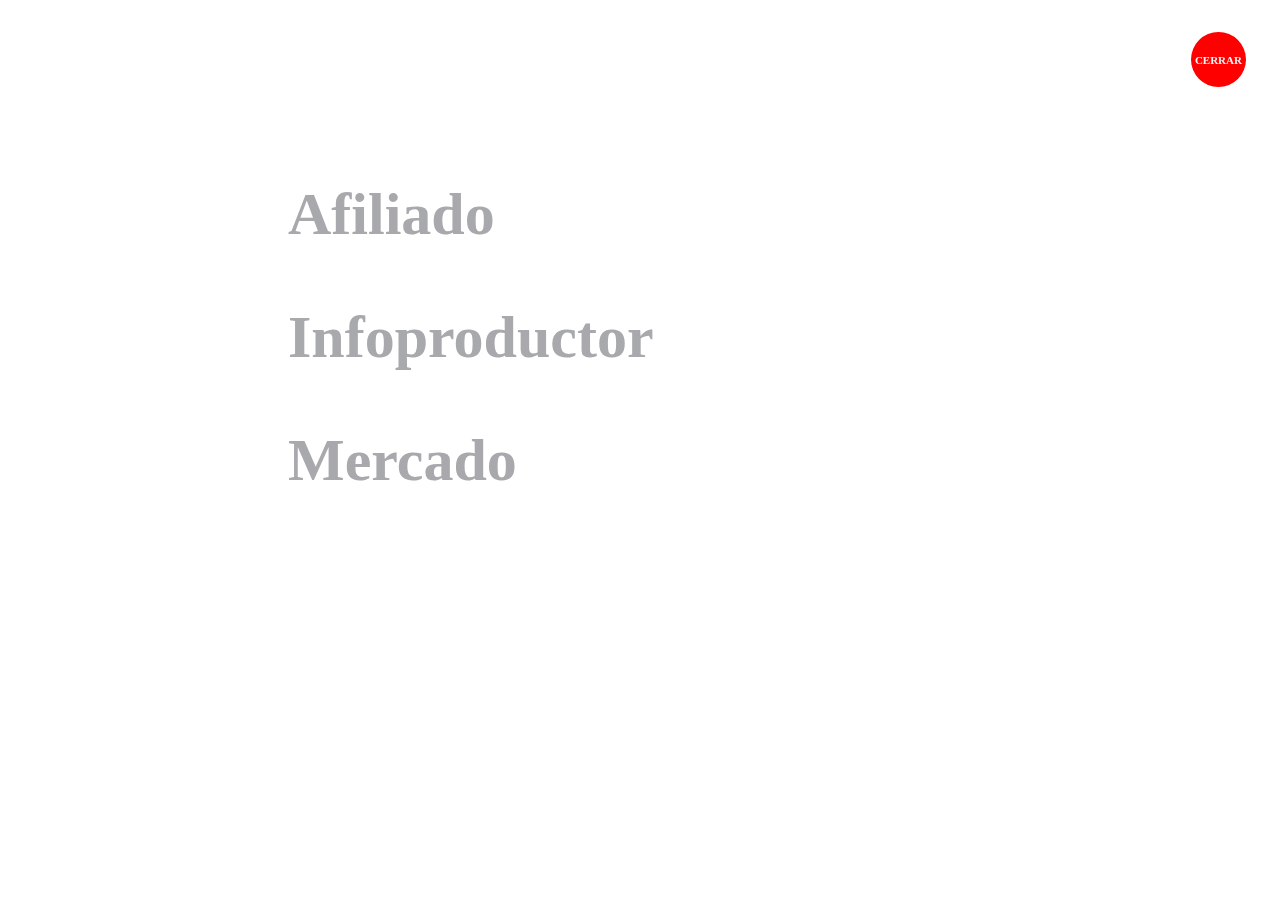
<file: Menu2.html>
<!doctype html>
<html lang ="es" >

	<head>
	
		<meta charset="UTF-8">
		<title> Glowallet </title>
		<link rel="stylesheet" type="text/css" href="css/Menu2.css" >
		
		
	
	</head>

	<body>
	
		<a href="index.html" class="circulo"> CERRAR </a>
	

			<ul id="test1">
					
				<li id="opcion1" ><a  id="afi" class="photos" name="opcion1" href="Afiliado.html" onmouseover="mouseOver()" onmouseout="mouseOut()" > Afiliado </a></li>
				<hr  id="barra1" />
				<div style="text-align: right" class="photo2"  ><img id="foto1" src="IMG_FE/afiliado1.png"  /></div>
				
					
				<br><br>
				<li id="opcion2" ><a id="info" class="photos" name="opcion2" href="Infoproductor.html" onmouseover="mouseOver1()" onmouseout="mouseOut1()"> Infoproductor </a></li>
				<hr  id="barra2" /> 
				<div style="text-align: right" class="photo2"  ><img id="foto2" src="IMG_FE/infoproductor.png"  /></div>
				
				

				<br><br>
				<li class="opciones3" id="opcion3"><a  id="merca" class="photos" href="Mercado.html" onmouseover="mouseOver2()" onmouseout="mouseOut2()"> Mercado </a></li>
				<hr class="opciones3" id="barra3" style="color: #000000;"/>
				<div style="text-align: right" class="photo2"  ><img id="foto3" src="IMG_FE/mercado.jpg"  /></div>
				

			</ul>


				

	</body>

<script type="text/javascript" src="JavaScript/Infoproductor_hover.js"></script>



</html>
</file>
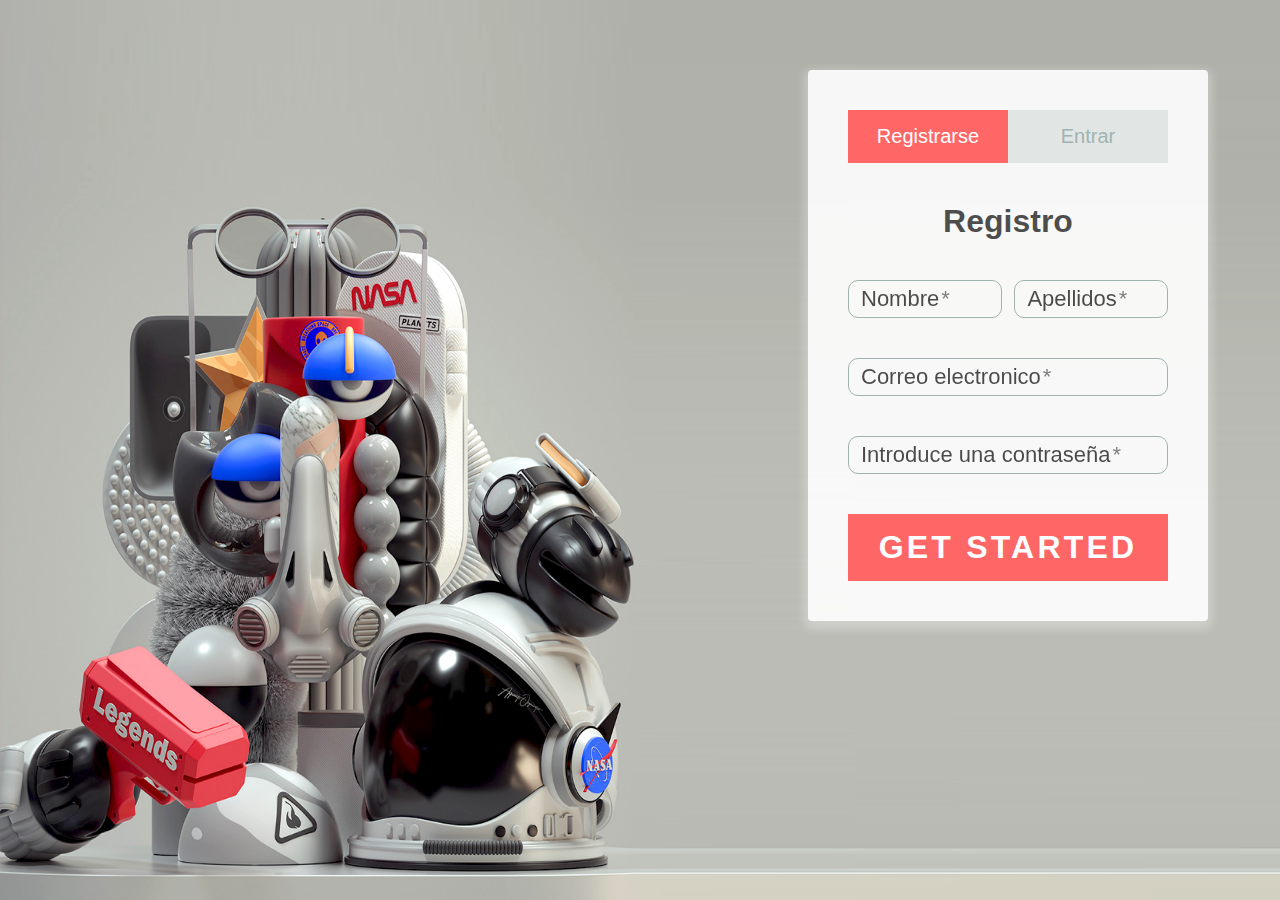
<file: Registrarse.html>
<!doctype html>
<html lang ="es" >

	<head>
	
		<meta charset="UTF-8">
		<title> Glowallet </title>
		<link rel="stylesheet" type="text/css" href="css/Registro.css" >
	
	</head>
	
	<body>
	
		<div class="form">
      
      <ul class="tab-group">
        <li class="tab active"><a href="#signup">Registrarse</a></li>
        <li class="tab"><a href="#login">Entrar</a></li>
      </ul>
      
      <div class="tab-content">
        <div id="signup">   
          <h1 id="Reg">Registro</h1>
          
          <form action="/" method="post">
          
          <div class="top-row">
            <div class="field-wrap">
              <label>
                Nombre<span class="req">*</span>
              </label>
              <input type="text" required autocomplete="off" />
            </div>
        
            <div class="field-wrap">
              <label>
                Apellidos<span class="req">*</span>
              </label>
              <input type="text"required autocomplete="off"/>
            </div>
          </div>

          <div class="field-wrap">
            <label>
              Correo electronico<span class="req">*</span>
            </label>
            <input type="email"required autocomplete="off"/>
          </div>
          
          <div class="field-wrap">
            <label>
              Introduce una contraseña<span class="req">*</span>
            </label>
            <input type="password"required autocomplete="off"/>
          </div>
          
          <button type="submit" class="button button-block"/>Get Started</button>
          
          </form>

        </div>
        
        <div id="login">   
          <h1>Bienvenido!</h1>
          
          <form action="/" method="post">
          
            <div class="field-wrap">
            <label>
              Correo electronico<span class="req">*</span>
            </label>
            <input type="email"required autocomplete="off"/>
          </div>
          
          <div class="field-wrap">
            <label>
              Contraseña<span class="req">*</span>
            </label>
            <input type="password"required autocomplete="off"/>
          </div>
          
          <p class="forgot"><a href="#">Has olvidado tu contraseña?</a></p>
          
          <button class="button button-block"/>Entrar</button>
          
          </form>

        </div>
        
      </div><!-- tab-content -->
      
</div> <!-- /form -->
		
	</body>

	<script src="https://cdnjs.cloudflare.com/ajax/libs/jquery/2.1.3/jquery.min.js"></script>
	<script type="text/javascript" src="JavaScript/Registro.js"></script>

</html>
</file>
<file: css/Menu2.css>
@font-face {
	font-family: Titulos;
	src: url("../fonts/dunkin/Dunkin Sans.ttf");
	
}


a {


	display: block;
	font-size: 60px;
	color: #a8a9ad;
	text-decoration: none;
	font-weight: bold;
	font-family: "Segoe UI";
	margin-left: 240px;


}

a:hover {

	color:#000000;
	
}

ul {

	list-style-type: none;
}



img {

  visibility: hidden; 
  position: absolute;
  top: 150px; left: 850px;
  border-radius: 50%;
  width: 350px; 
  height:  350px;
  float: right;

}




#opcion1{

	margin-top: 180px;
	visibility: visible;
}

#opcion1:hover + #barra1{

	visibility: visible;
}
#barra1 {

	visibility: hidden;
	background-color: #f80000;
	
}






#opcion2{

	visibility: visible;
}

#opcion2:hover + #barra2 {

	visibility: visible;
}
#barra2 {

	visibility: hidden;
	background-color: #f80000;
	
}



#opcion3{

	visibility: visible;
}

#opcion3:hover + #barra3 {

	visibility: visible;
}
#barra3 {
	
	visibility: hidden;
	background-color: #f80000;
	

}


hr {
	margin: auto;
	margin-top: 0px;
	margin-left: 0px ;
 	height: 16px;
  	width: 5%;
  	margin-left: 240px;
  
}


.circulo {
	position: fixed;
	width: 4px;
	height: 4px;
	border-radius: 50%;
	background: red;
	display: flex;
	justify-content: center;
	align-items: center;
	text-align: center;
	float: right;
  	margin: auto;
 	top: 32px;
 	right: 34px; 
  	padding:2%;
  	/*LETRA*/ 
	color: #f4f4f4;
	font-size: 11px;
	
}
</file>
<file: css/Registro.css>
*, *:before, *:after {
  box-sizing: border-box; }

html {
  overflow-y: hidden; }

body {
  font-family: 'Titillium Web', sans-serif;
  background: url(../IMG_FE/registro.png);
  background-size: cover;
  background-repeat: no-repeat;
  background-attachment: fixed;
  background-size: 100% 100%;
  /*estandar css3*/
  -moz-background-size: 100% 100%;
  /*Firefox 3.6*/
  -o-background-size: 100% 100%;
  /*opera*/
  -webkit-background-size: 100% 100%;
  /*Safari*/ }

a {
  text-decoration: none;
  color: #ff6666;
  transition: .5s ease; }
  a:hover {
    color: #ff4d4d; }

.form {
  background: rgba(255, 255, 255, 0.9);
  padding: 40px;
  width: 400px;
  border-radius: 4px;
  box-shadow: 0 4px 10px 4px rgba(255, 255, 255, 0.3);
  margin: 70px 0px 0px 800px; }

.tab-group {
  list-style: none;
  padding: 0;
  margin: 0 0 40px 0; }
  .tab-group:after {
    content: "";
    display: table;
    clear: both; }
  .tab-group li a {
    display: block;
    text-decoration: none;
    padding: 15px;
    background: rgba(160, 179, 176, 0.25);
    color: #a0b3b0;
    font-size: 20px;
    float: left;
    width: 50%;
    text-align: center;
    cursor: pointer;
    transition: .5s ease; }
    .tab-group li a:hover {
      background: #ff4d4d;
      color: #dadada; }
  .tab-group .active a {
    background: #ff6666;
    color: #ffffff; }

.tab-content > div:last-child {
  display: none; }

h1 {
  text-align: center;
  color: rgba(0, 0, 0, 0.7);
  font-weight: 300;
  margin: 0 0 40px;
  font-weight: bold; }

label {
  position: absolute;
  transform: translateY(6px);
  left: 13px;
  color: rgba(0, 0, 0, 0.7);
  transition: all 0.25s ease;
  -webkit-backface-visibility: hidden;
  pointer-events: none;
  font-size: 22px; }
  label .req {
    margin: 2px;
    color: rgba(0, 0, 0, 0.5); }

label.active {
  transform: translateY(50px);
  left: 2px;
  font-size: 14px; }
  label.active .req {
    opacity: 0; }

label.highlight {
  color: rgba(0, 0, 0, 0.7); }

input, textarea {
  font-size: 22px;
  display: block;
  width: 100%;
  height: 100%;
  padding: 5px 10px;
  background: none;
  background-image: none;
  border: 1px solid #a0b3b0;
  color: rgba(0, 0, 0, 0.5);
  border-radius: 10px;
  transition: border-color .25s ease, box-shadow .25s ease; }
  input:focus, textarea:focus {
    outline: 0;
    border-color: #ff6666; }

textarea {
  border: 2px solid #a0b3b0;
  resize: vertical; }

.field-wrap {
  position: relative;
  margin-bottom: 40px; }

.top-row:after {
  content: "";
  display: table;
  clear: both; }
.top-row > div {
  float: left;
  width: 48%;
  margin-right: 4%; }
  .top-row > div:last-child {
    margin: 0; }

.button {
  border: 0;
  outline: none;
  border-radius: 0;
  padding: 15px 0;
  font-size: 2rem;
  font-weight: 600;
  text-transform: uppercase;
  letter-spacing: .1em;
  background: #ff6666;
  color: #ffffff;
  transition: all 0.5s ease;
  -webkit-appearance: none; }
  .button:hover, .button:focus {
    background: #ff4d4d; }

.button-block {
  display: block;
  width: 100%; }

.forgot {
  margin-top: -20px;
  text-align: right; }

/*# sourceMappingURL=Registro.css.map */
</file>
